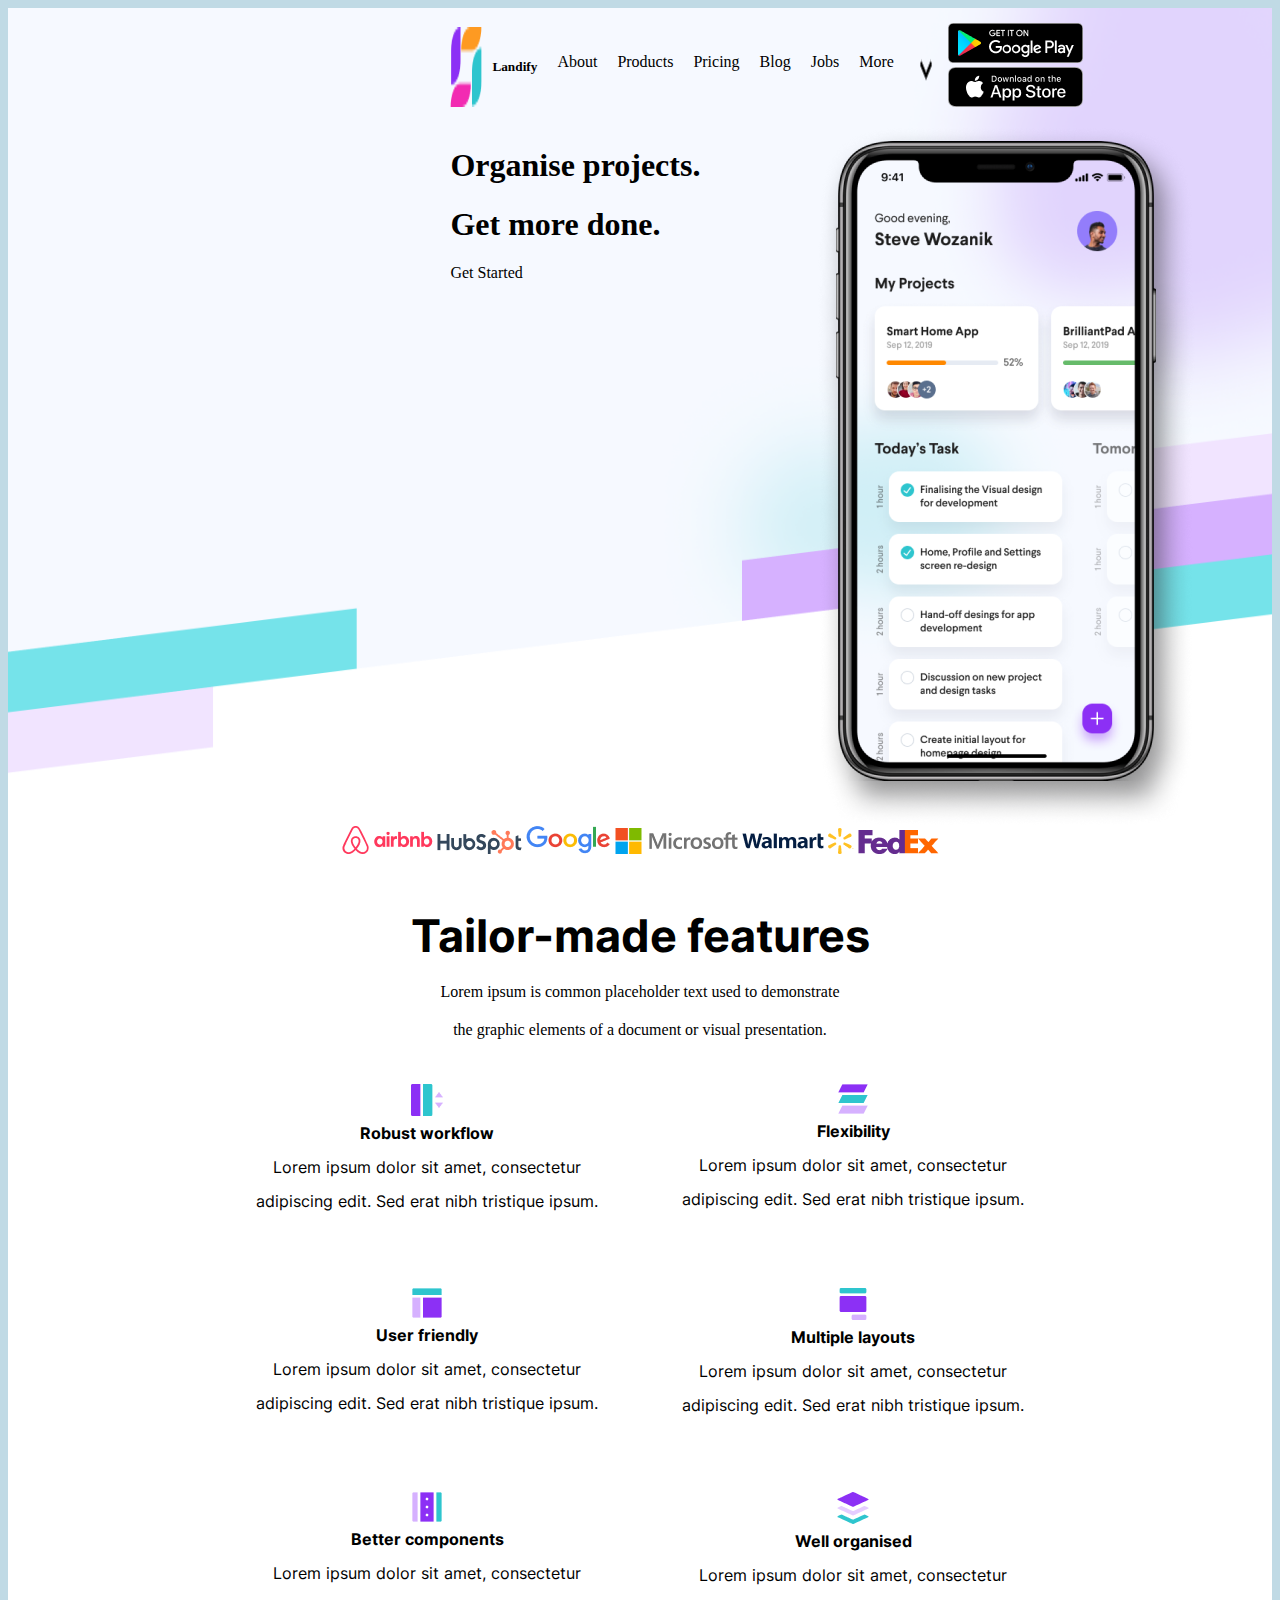
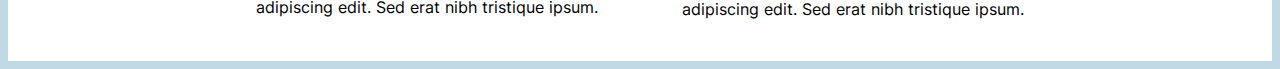
<file: 02/index.html>
<!DOCTYPE html>
<html lang="en">
<head>
  <meta charset="utf-8" />
  <meta name="viewport" content="width=device-width, initial-scale=1.0">
  <title>Test</title>
  <link rel="stylesheet" href="./style.css"/>
</head>
<body>
    <div class="square">
        <div class="hede">
          <div class="nav-bar">
            <div class="nav-menu">
              <img class="b1" src="source/Color.png"/>
            <img class="ig" src="source/icons8-menu-24.png"/>
            <div class="big">
              <h5 class="b2">Landify</h5>
              <p class="b3">About</p>
              <p class="b4">Products</p>
              <p class="b5">Pricing</p>
              <p class="b6">Blog</p>
              <p class="b7">Jobs</p>
              <p class="b8">More</p>
              <img class="b9" src="source/arrow.png"/>
            </div>
            </div>       
            <div class="l_big">
              <img class="ci" src="source/Google Play Badge.png"/>
              <img class="ci" src="source/App Store Badge.png"/>
            </div>
          </div>
         
        
         <div class="sub_container">
          <div class="t_big">
            <h1 class="c">Organise projects.</h1>
            <h1 class="c">Get more done.</h1>
            <p class="c3">Get Started</p>
          </div>
        
          <img class="c4" src="source/Big_phone.png"/>
         </div>
        
        </div>
        <div class="head">
          <img class="i1" src="source/Airbnb Logo.png"/>  
          <img class="i2" src="source/Hubspot Logo.png"/>  
          <img class="i3" src="source/Google Logo.png"/>
          <img class="i4" src="source/Microsoft Logo.png"/>  
          <img class="i5" src="source/Walmart Logo.png"/>
          <img class="i6" src="source/g15.png"/>
        </div>
        <div class="title">
          <p class="tit">Tailor-made features</p>
          <p class="sub">Lorem ipsum is common placeholder text used to demonstrate</p>
          <p class="sub1">the graphic elements of a document or visual presentation.</p>
        </div>
        <div class="container">
          <div class="part">
            <img class="im1" src="source/1.png"/>
            <p class="t">Robust workflow</p>
            <p class="st">Lorem ipsum dolor sit amet, consectetur</p>
            <p class="st"> adipiscing edit. Sed erat nibh tristique ipsum.</p>
          </div>
          <div class="part">
            <img class="im2" src="source/2.png"/>
            <p class="t">Flexibility</p>
            <p class="st">Lorem ipsum dolor sit amet, consectetur</p>
            <p class="st"> adipiscing edit. Sed erat nibh tristique ipsum.</p>
          </div>
          <div class="part">
            <img class="im3" src="source/3.png"/>
            <p class="t">User friendly</p>
            <p class="st">Lorem ipsum dolor sit amet, consectetur</p>
            <p class="st"> adipiscing edit. Sed erat nibh tristique ipsum.</p>
          </div>
          <div class="part">
            <img class="im4" src="source/4.png"/>
            <p class="t">Multiple layouts</p>
            <p class="st">Lorem ipsum dolor sit amet, consectetur</p>
            <p class="st"> adipiscing edit. Sed erat nibh tristique ipsum.</p>
          </div>
          <div class="part">
            <img class="im5" src="source/5.png"/>
            <p class="t">Better components</p>
            <p class="st">Lorem ipsum dolor sit amet, consectetur</p>
            <p class="st"> adipiscing edit. Sed erat nibh tristique ipsum.</p>
          </div>
          <div class="part">
            <img class="im6" src="source/6.png"/>
            <p class="t">Well organised</p>
            <p class="st">Lorem ipsum dolor sit amet, consectetur</p>
            <p class="st"> adipiscing edit. Sed erat nibh tristique ipsum.</p>
          </div>
        </div>
        <!--<div class="hed">
          <div class="big_div">
            <div class="l_cas">
              <div class="guill">
                <img class="pict" src="source/“_1.png" />
                <h1>Real Stories from Real Customers</h1>
                <p>Get inspired by these stories.</p>
              </div>
              <div class="cas1">
                <img class="lg" src="source/Hubspot Logo.png"/>
                <img class="pic" src="source/“.png"/>
                <p class="reg">To quickly start my startup landing page design, I was looking for a landing page UI Kit. Landify is one of the best landing page UI kit I have come across. It’s so flexible, well organised and easily editable.</p>
                <p class="reg_b">Floyd Miles</p>
                <p class="reg_g">Vice President, GoPro</p>
              </div>
            </div>
            <div class="cas">
              <div class="cas2">
                <img class="lg" src="source/Airbnb Logo.png"/>
                <img class="pic_1" src="source/“.png"/>
                <p class="reg">I used landify and created a landing page for my startup within a week. The Landify UI Kit is simple and highly intuitive, so anyone can use it.</p>
                <p class="reg_b">Jane Cooper</p>
                <p class="reg_g">CEO, Airbnb</p>
              </div>
              <div class="cas3">
                <img class="lg" src="source/BookMyShow Logo.png"/>
                <img class="pic_2" src="source/“.png"/>
                <p class="reg">Landify saved our time in designing my company page.</p>
                <p class="reg_b">Kristin Watson</p>
                <p class="reg_g">Co-Founder, BookMyShow</p>
              </div>
            </div>
          </div>
        </div>
        <div class="head-1">
          <div class="text">
            <h1 class="ti">Our 18 years of</h1>
            <h1 class="ti"> achievements</h1>
            <p class="ti">With our super powers we have reached this</p>
          </div>
          <div class="car">
            <div class="par">
                <img class="im" src="source/1.png"/>
                <h1 class="t1">10,000+</h1>
                <p class="t1">Downloads per day</p>
            </div>
            <div class="par">
                <img class="im" src="source/4.png"/>
                <h1 class="t1">2 Million</h1>
                <p class="t1">Users</p>
            </div>
            <div class="par">
                <img class="im" src="source/5.png"/>
                <h1 class="t1">500+</h1>
                <p class="t1">Clients</p>
            </div>
            <div class="par">
                <img class="im" src="source/Icon.png"/>
                <h1 class="t1">140</h1>
                <p class="t1">Countries</p>
            </div>
          </div>
        </div>
        <div class="bdy">
            <div class="im1">
              <img class="ob" src="source/Phone Mockup.png"/>
            </div>
            <div class="col">
              <h1 class="it">Headline</h1>
              <p class="i">Lorem ipsum dolor sit amet, consectetur adipiscing elit. Condimentum diam orci pretium a pharetra, feugiat cursus. Dictumst risus, sem egestas odio cras adipiscing vulputate. Nisi, risus in suscipit non. Non commodo volutpat, pharetra, vel.</p>
            </div>
        </div>
        <div class="contain-2">
          <div class="sub">
            <div class="txt">
              <h1 class="te">Enter the world of all</h1>
              <h1 class="te">fashion trends</h1>
            </div>
            <div class="txte">
              <p>Lorem ipsum dolor sit amet, consectetur adipiscing elit. Venenatis scelerisque at quam congue posuere libero in sit quam. Consequat, scelerisque non tincidunt sit lectus senectus.</p>
            </div>
          </div>
          <div class="ima">
            <img class="j" src="source/Cover Image.png"/>
          </div>
        </div>
        <div class="contain-3">
          <div class="tt">
            <h1>Manage your projects from your mobile</h1>
            <p>Download the app to manage your projects, keep track of the progress and complete tasks without procastinating. Stay on track and complete on time!</p>
            <p>Get the App</p>
            <img class="bot" src="source/Google Play Badge.png"/>
            <img class="bot" src="source/App Store Badge.png"/>
          </div>
          <div class="img">
            <img class="ph" src="source/Phone Mockup 1.png"/>
            <img class="ph" src="source/Phone Mockup 2.png"/>
          </div>
        </div>
        <div class="contain-4">
            <img class="tu" src="source/Color.png"/>
            <div class="to">
              <p class="o">Download Now</p>
              <p class="o">License</p>
            </div>
            <div class="ta">
              <p class="o">About</p>
              <p class="o">Features</p>
              <p class="o">Pricing</p>
              <p class="o">Careers</p>
              <p class="o">Help</p>
              <p class="o">Privacy Policy</p>
            </div>
            <div class="obj">
              <p>Get the App</p>
              <img src="source/Google Play Badge.png"/>
              <img src="source/App Store Badge.png"/>
            </div>
            <p class="tl">© 2020 Landify UI Kit. All rights reserved</p>
        </div>-->
    </div>
</body>
</html>
</file>
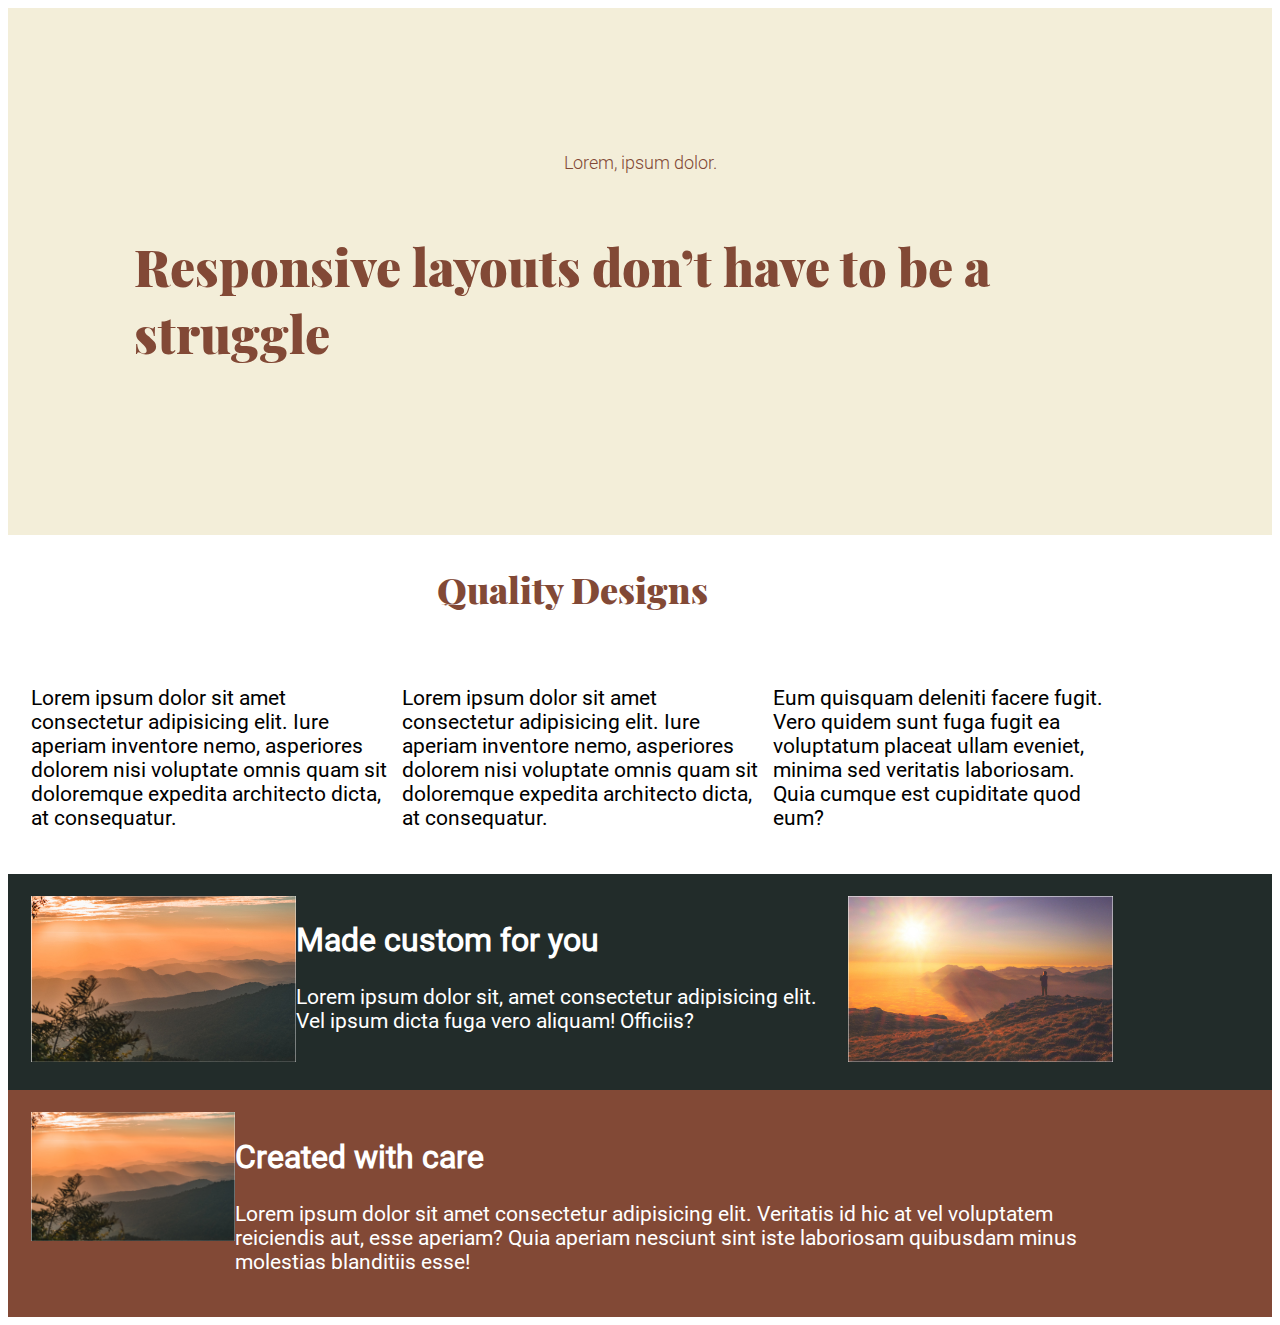
<file: test/index.html>
<!DOCTYPE html>
 <html lang="en">

 <head>
   <meta charset="UTF-8">
   <meta name="viewport" content="width=device-width, initial-scale=1.0">
   <title>Responsive Made Easy</title>
   <link rel="preconnect" href="https://fonts.gstatic.com">
   <link
     href="https://fonts.googleapis.com/css2?family=Playfair+Display:wght@900&family=Roboto:wght@300;400&display=swap"
     rel="stylesheet">
   <link rel="stylesheet" href="style.css">

 </head>

 <body>
   <section class="bg-light text-center">
     <div class="container container--narrow">
       <p>Lorem, ipsum dolor.</p>
       <h2>Responsive layouts don’t have to be a struggle</h2>

     </div>
   </section>

   <section>
     <div class="container">
       <h2 class="text-center">Quality Designs</h2>
       <div class="split">
         <div>
           <p>Lorem ipsum dolor sit amet consectetur adipisicing elit. Iure aperiam inventore nemo, asperiores dolorem
             nisi voluptate omnis quam sit doloremque expedita architecto dicta, at consequatur.</p>
         </div>
         <div>
           <p>Lorem ipsum dolor sit amet consectetur adipisicing elit. Iure aperiam inventore nemo, asperiores dolorem
             nisi voluptate omnis quam sit doloremque expedita architecto dicta, at consequatur.</p>
         </div>
         <div>
           <p>Eum quisquam deleniti facere fugit. Vero quidem sunt fuga fugit ea voluptatum placeat ullam eveniet,
             minima
             sed veritatis laboriosam. Quia cumque est cupiditate quod eum?</p>
         </div>
       </div>
     </div>
   </section>

   <section class="bg-dark">
     <div class="container">
       <div class="split">
         <div>
           <img src="img/image-02.jpg" alt="foggy mountains with sun setting behind them">
         </div>
         <div>
           <h2>Made custom for you</h2>
           <p>Lorem ipsum dolor sit, amet consectetur adipisicing elit. Vel ipsum dicta fuga vero aliquam! Officiis?</p>
         </div>
         <div>
           <img src="img/image-01.jpg" alt="man standing on mountain edge looking at sunset">
         </div>
       </div>
     </div>
   </section>

   <section class="bg-primary">
     <div class="container">
       <div class="split">
         <div>
           <img src="img/image-02.jpg" alt="foggy mountains with sun setting behind them">
         </div>
         <div>
           <h2>Created with care</h2>
           <p>Lorem ipsum dolor sit amet consectetur adipisicing elit. Veritatis id hic at vel voluptatem reiciendis
             aut,
             esse aperiam? Quia aperiam nesciunt sint iste laboriosam quibusdam minus molestias blanditiis esse!</p>
         </div>
       </div>
     </div>
   </section>

 </body>

 </html>
</file>
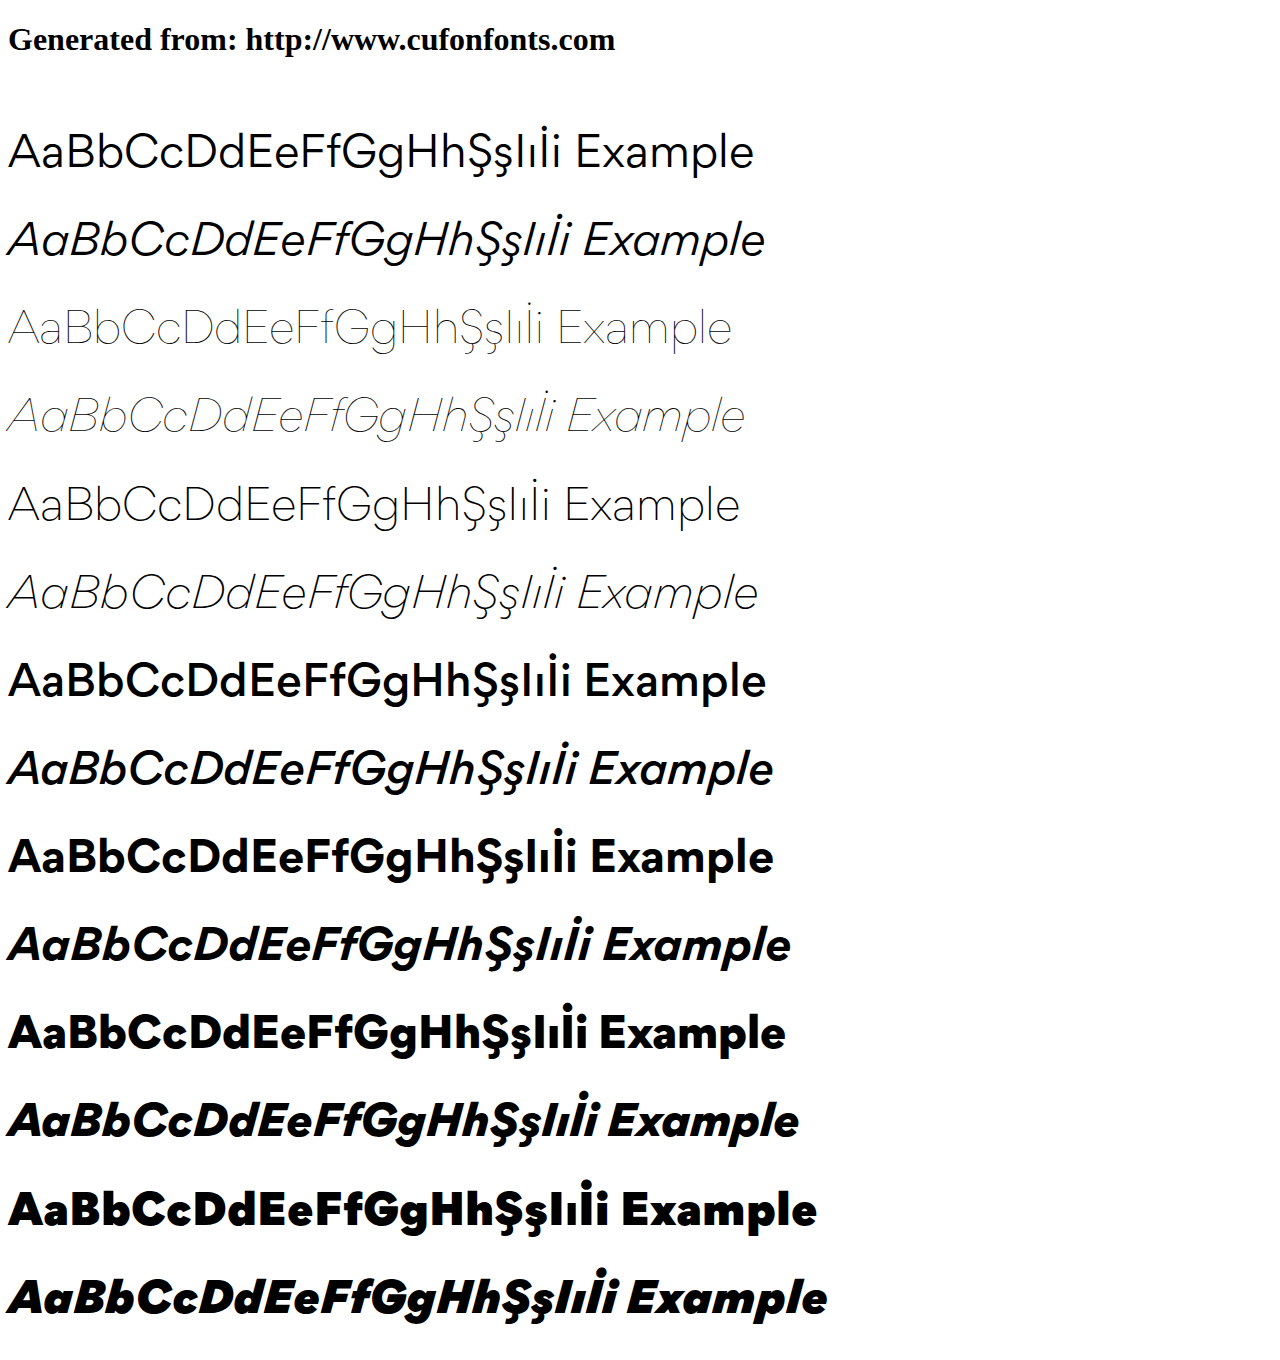
<file: source/font/example.html>
<!DOCTYPE html>
<html xmlns="http://www.w3.org/1999/xhtml">
<head>
    <meta http-equiv="Content-Type" content="text/html; charset=utf-8"/>
    <link rel="stylesheet" type="text/css"
          href="style.css"/>
</head>

<body>

<h1>Generated from: http://www.cufonfonts.com</h1><br/>
<h1 style="font-family:'Gordita Regular';font-weight:normal;font-size:42px">AaBbCcDdEeFfGgHhŞşIıİi Example</h1>
<h1 style="font-family:'Gordita Regular Italic';font-weight:normal;font-size:42px">AaBbCcDdEeFfGgHhŞşIıİi Example</h1>
<h1 style="font-family:'Gordita Thin';font-weight:normal;font-size:42px">AaBbCcDdEeFfGgHhŞşIıİi Example</h1>
<h1 style="font-family:'Gordita Thin Italic';font-weight:normal;font-size:42px">AaBbCcDdEeFfGgHhŞşIıİi Example</h1>
<h1 style="font-family:'Gordita Light';font-weight:normal;font-size:42px">AaBbCcDdEeFfGgHhŞşIıİi Example</h1>
<h1 style="font-family:'Gordita Light Italic';font-weight:normal;font-size:42px">AaBbCcDdEeFfGgHhŞşIıİi Example</h1>
<h1 style="font-family:'Gordita Medium';font-weight:normal;font-size:42px">AaBbCcDdEeFfGgHhŞşIıİi Example</h1>
<h1 style="font-family:'Gordita Medium Italic';font-weight:normal;font-size:42px">AaBbCcDdEeFfGgHhŞşIıİi Example</h1>
<h1 style="font-family:'Gordita Bold';font-weight:normal;font-size:42px">AaBbCcDdEeFfGgHhŞşIıİi Example</h1>
<h1 style="font-family:'Gordita Bold Italic';font-weight:normal;font-size:42px">AaBbCcDdEeFfGgHhŞşIıİi Example</h1>
<h1 style="font-family:'Gordita Black';font-weight:normal;font-size:42px">AaBbCcDdEeFfGgHhŞşIıİi Example</h1>
<h1 style="font-family:'Gordita Black Italic';font-weight:normal;font-size:42px">AaBbCcDdEeFfGgHhŞşIıİi Example</h1>
<h1 style="font-family:'Gordita Ultra';font-weight:normal;font-size:42px">AaBbCcDdEeFfGgHhŞşIıİi Example</h1>
<h1 style="font-family:'Gordita Ultra Italic';font-weight:normal;font-size:42px">AaBbCcDdEeFfGgHhŞşIıİi Example</h1>


</body>
</html>
</file>
<file: 02/style.css>
@font-face {
  src: url('source/Inter/static/Inter-Bold.woff') format('woff');
  font-family: 'Inter-Bold';
  font-style: normal;
  font-weight: normal;
}

@font-face {
  src: url('source/Inter/static/Inter-Regular.woff') format('woff');
  font-family: 'Inter-Regular';
  font-style: normal;
  font-weight: normal;
}

/* {
  max-width: 1255px;
  pourquoi un max-width ici
}*/

body {
  background-color: #C0DAE5;
  box-sizing: border-box;

}
.ig {display: none;}

.square {
  display: flex;
  background-color: white;
  flex-direction: column;
  align-items: center;
  box-sizing: border-box;
}


.hede {
  display: flex;
  flex-direction: column;
  width: 100%;
  background-image: url('source/Background.png');
  background-clip: content-box;
  background-repeat: no-repeat;
  background-size: cover;
  background-position: center;
}

.nav-bar {  
  display: flex;
  flex-direction: row;
  justify-content: space-between;
  align-items: center;
  padding: 15px;
  padding-left: 35%;
  padding-right: 6%;
}
.nav-menu {  
  display: flex;
  flex-direction: row;
}

.sub_container{
  /* pour ceci à partir d'une taille donnée tu fais un flex-wrap: ;*/
  display: flex;
  flex-direction: row;
  justify-content: space-between;
  padding-right: 6%;
  padding-left:35%
}

/*head {
  je ne vois pas cette balise
  position: absolute;
  display: flex;
  flex-direction: row;
  flex-basis: 20%;
  border-top: 1px #ccc solid;
  border-bottom: 1px #ccc solid;
  top: 3%;
  left: 12%;
  width: 70%;
  padding: 50px;
  box-sizing: border-box;
}

.head img {
  flex-direction: column;
  vertical-align: middle;
  padding: 20px;
  margin-top: 15px;
}*/
.b1{
  align-items: center;
}
.big{
  display: flex;
  flex-direction:row;
}
.big * {
  padding: 10px
}

.container {
  display: flex;
  flex-wrap: wrap;
  justify-content: center;
}

.container div{
  display: flex;
  flex-direction: column;
  align-items: center;
  margin: 35px;
}

.title {
  display: flex;
  flex-direction: column;
  align-items: center;
  margin-top: 40px;
}

.title p {
  display: flex;
  flex-direction: column;
  align-items: center;
  padding: 5px;
  margin: 5px;
}

.tit {
  font-weight: 900;
  font-size: 45px;
  font-family: 'Inter-Bold';
}

.t {
  font-weight: 900;
  font-family: 'Inter-Bold';
}

.part p{
  margin: 7px;
}

.st {
  font-family: 'Inter-Regular';
}

/*@media screen and (min-width: 147px) and (max-width: 477px) {
  .ig {padding-top: 1%;
    padding-left: 68%;
  }
  .b1 {padding-top: 7%;
    padding-left: 5%;}
  .b1, .ig {width: 8%;}
  .ci {width: 20%;
    padding-left: 18%;
    padding-top: 5%;
  }
  .t_big {
    display: flex;
    flex-direction: column;
    justify-content: center;
    align-items: center;
  }
  .c {
    padding-left: 15%;
    padding-top: 10%;
    margin: -1%;
    font-size: 140%;
    font-weight: bold;
    font-family: 'Inter-Bold';}
  .c3 {
    border: 2px solid #6935FD;
    border-radius: 5px;
    color: #FFF;
    padding: 2%;
    margin-left: -32%;
    margin-top: 5%;
    background-color: #6935FD;
    font-size: 60%;
  }
  .c, .c4 {width: 65%;}
  .c4 {padding-left: 15%;}
  .c5, .c6, .c7, .c8, .c9 {display: none;}
  .tit { font-weight: 900; font-size: 25px; }
  head { display: none; }
  .head img {
    align-items: center;
    padding: 5px;
    margin: 7px;
  }
  .big {display: none;}
  .ob {width: 100%;}
  .it {
    font-size: 160%;
    font-family: 'Inter-Bold';
  }
  .i {
    font-size: 100%;
    font-family: 'Inter-Regular';
  }
  .col {padding: 20%;}
  .j {width: 80%; padding: 10%;}
  .txt {font-family: 'Inter-Bold';
    font-size: 80%;}
  .txte {font-family: 'Inter-Regular';}
  .sub {padding: 15%;}
  .hed {
    background-color: #D5FAFC;}
  .pict {
    width: 35%;
  }
  .guill {
    padding: 5%
  }
  .guill h1 {
    display: flex;
    font-size: 130%;
    margin-top: -13%;
    margin-left: 25%;
    font-family: 'Inter-Bold';
  }  
  .guill p {
      display: flex;
      font-family: 'Inter-Regular';
      margin-left: 25%;
      font-size: 70%;
    }
  .cas1, .cas2, .cas3 {
    display: flex;
    flex-direction: column;
    background-color: white;
    border-radius: 5px;
    margin: 10%;
    padding: 10%;
  }
  .lg {width: 60%;
  padding: 5%;}
  .pic, .pic_1, .pic_2 {width: 10%;
    padding-top: 10%;}
  .reg {font-family: 'Inter-Regular';}
  .reg_b {font-family: 'Inter-Bold';}
  .reg_g {color: gray;}
  .text {width: 70%;}
  .contain-3 {  background-color: #2EC5CE;
  width: 100%;}
  .tt {padding: 5%;}
  .tt > * {width: 60%;
    font-size: 90%;
    padding-left: 15%;
  }
  .bot {width: 25%;}
  .ph {width: 35%;
  padding-left: 9%;}
  .contain-4 {
    background-color: #000000;
    color: #FFF;
    width: 100%;}
  .to, .ta {display: none;}
  .tu {padding: 5%;}
  .bar {display: none;}
  .obj p {
    padding-left: 10%;
  }
  .obj img {
    width: 30%;
    padding-left: 10%;
  }
  .tl {width: 100%;
    font-size: 90%;
    padding: 5%;
  }
}

@media screen and (min-width: 478px) and (max-width: 770px) {
  .ig {display: none;}
  .b1 {padding-top: 7%;
    margin-left: -12%;}
  .b9 {padding-bottom: 100%;}
  .ci {width: 20%;
    padding-left: 18%;
    padding-top: 5%;
  }
  .big {display: flex;
    flex-direction: row;
    width: 5%;
    font-size: 100%;
    margin: 0%;
  }

  .big > * {
    margin-top: -135%;
    margin-left: 90%;
  }

  .t_big {
    display: flex;
    flex-direction: column;
    justify-content: center;
    align-items: center;
  }
  .c {
    padding-left: 5%;
    padding-top: 10%;
    margin: -1%;
    font-size: 200%;
    font-family: 'Inter-Bold';
  }
  .c3 {
    border: 2px solid #6935FD;
    border-radius: 5px;
    color: #FFF;
    padding: 2%;
    margin-left: -32%;
    margin-top: 5%;
    background-color: #6935FD;
    font-size: 60%;
  }
  .c4 {padding-left: 15%;
    width: 65%;
  }
  .c5, .c6, .c7, .c8, .c9 {display: none;}
  .tit { font-weight: 900; font-size: 25px; }
  head { display: none; }
  .head img {
    align-items: center;
    padding: 5px;
    margin: 7px;
  }
  .ob {width: 100%;}
  .it {
    font-size: 160%;
    font-family: 'Inter-Bold';
  }
  .i {
    font-size: 100%;
    font-family: 'Inter-Regular';
  }
  .col {padding: 20%;}
  .j {width: 80%; padding: 10%;}
  .txt {font-family: 'Inter-Bold';
  font-size: 85%;}
  .txte {font-family: 'Inter-Regular';}
  .sub {padding: 20%;}
  .hed {
    background-color: #D5FAFC;}
  .pict {
    width: 35%;
  }
  .guill {
    padding: 5%
  }
  .guill h1 {
    display: flex;
    font-size: 220%;
    margin-top: -13%;
    margin-left: 25%;
    font-family: 'Inter-Bold';
  }  
  .guill p {
    display: flex;
    font-family: 'Inter-Regular';
    margin-left: 25%;
    font-size: 90%;
    }
  .cas1, .cas2, .cas3 {
    display: flex;
    flex-direction: column;
    background-color: white;
    border-radius: 5px;
    margin: 10%;
    padding: 10%;
  }
  .lg {width: 50%;
    padding: 5%;}
  .pic, .pic_1, .pic_2 {width: 6%;
    padding-top: 10%;}
  .reg {font-family: 'Inter-Regular';}
  .reg_b {font-family: 'Inter-Bold';}
  .reg_g {color: gray;}
  .contain-3 {  background-color: #2EC5CE;
    width: 100%;}
  .tt {padding: 5%;}
  .tt > * {width: 60%;
    font-size: 130%;
    padding-left: 15%;
  }
  .bot {width: 20%;}
  .ph {width: 35%;
  padding-left: 9%;}
  
.contain-4 {
  display: flex;
  background-color: #000000;
  width: 100%;
}

.tu {
  display: flex;
  width: 4%;
  height: 8%;
  padding-top: 4%;
  padding-left: 11%;
}

.to {
  display: flex;
  margin-top: 13%;
  margin-left: -4%;
  color: white;
  font-size: 110%;
}

.ta {
  display: flex;
  margin-top: 25%;
  margin-left: -20%;
  color: white;
  font-size: 100%;
}

.tl {
  display: flex;
  flex-direction: column;
  margin-top: 21%;
  margin-left: -68%;
  color: white;
}
.obj {
  display: flex;
  color: white;
}
.obj img {
  width: 20%;
  height: 10%;
}
.o {margin: 5px;}
}

@media screen and (min-width: 770px) and (max-width: 913px) {
  .ig {display: none;}
  .b1 {padding-top: 7%;
    margin-left: -12%;}
  .b9 {padding-bottom: 100%;}
  .ci {width: 20%;
    padding-left: 18%;
    padding-top: 5%;
  }
  .big {display: flex;
    flex-direction: row;
    width: 5%;
    font-size: 100%;
    margin: 0%;
  }

  .big > * {
    margin-top: -135%;
    margin-left: 90%;
  }

  .t_big {
    display: flex;
    flex-direction: column;
    justify-content: center;
    align-items: center;
  }
  .c {
    padding-left: 15%;
    padding-top: 10%;
    margin: -1%;
    width: 65%;
    font-family: 'Inter-Bold';
    font-weight: bold;
  }
  .c3 {
    border: 2px solid #6935FD;
    border-radius: 5px;
    color: #FFF;
    padding: 2%;
    margin-left: -32%;
    margin-top: 5%;
    background-color: #6935FD;
    font-size: 60%;
  }
  .c4 {padding-left: 15%;
    width: 65%;
  }
  .c5, .c6, .c7, .c8, .c9 {display: none;}
  .tit { font-weight: 900; font-size: 45px; }
  head {
    display: none;
  }  
  .head img {
    align-items: center;
    padding: 15px;
    margin: 12px;
  }
  .ima {display: none;}
  .hed {
    background-color: #D5FAFC;
  }
    .big_div {
      display: flex;
      flex-direction: row;
      justify-content: center;
      align-items: center;
      background-color: #D5FAFC;
      padding-left: 18%;
      padding-right: 15%;
    }
    .l_cas {
      display: flex;
      flex-direction: column;
    }
    .l_cas div {
      display: flex;
      justify-content: flex-start;
    }
    .cas {
      display: flex;
      flex-direction: column;
    }
    .cas div {
      margin: 5%;
    }

  .guill {
    display: flex;
    flex-direction: row;
    width: 100%;
    justify-content: flex-start;
    align-items: flex-start;
    flex-wrap: wrap;
    padding: -30%;
    padding-top: 30%;
  }
  .guill h1 {
    display: flex;
    margin-left: -25%;
    font-size: 206%;
    margin-top: -1%;
    flex-wrap: wrap;
    width: 90%;
  }
  .guill p {
    display: flex;
    margin-left: 10%;
    font-size: 80%;
    margin-top: -5%;
    font-family: 'Inter-Regular';
  }
    .pict {
      width: 50%; 
      height: 70%;
      margin-top: -35%;
      margin-left: -35%;
      padding: 10%;
    }

  .cas1 {
    display: flex;
    align-items: flex-start;
    justify-content: flex-start;
    background-color: white;
    border-radius: 5px;
    width: 60%;
    height: 60%;
    font-size: 80%;
    flex-wrap: wrap;
    padding: 10%;
  }
  .cas2 {
    display: flex;
    align-items: flex-start;
    justify-content: flex-start;
    background-color: white;
    border-radius: 5px;
    width: 90%;
    font-size: 85%;
    padding: 6%;
    flex-wrap: wrap;
  }

  .cas3 {
    display: flex;
    align-items: flex-start;
    justify-content: flex-start;
    background-color: white;
    border-radius: 5px;
    width: 76%;
    font-size: 90%;
    flex-wrap: wrap;
    padding: 10%;
  }
  .pic {
    display: flex;
    width: 8%;
    margin-left: -55%;
    margin-top: 30%;
  }
  .pic_1 {
    display: flex;
    width: 6%;
    margin-left: -40%;
    margin-top: 22%;
  }
  .pic_2 {
    display: flex;
    width: 7%;
    margin-left: -68%;
    margin-top: 25%;
  }
  .cas2 .reg_b, .cas2 .reg_g {
    font-size: 150%;
  }
  .reg {font-family: 'Inter-Regular';}
  .reg_b {font-family: 'Inter-Bold';}
  .reg_g {color: gray;}
  .head-1 {
    display: flex;
    flex-direction: row;
    width: 100%;
    justify-content: space-evenly;
    align-items: flex-start;
    background-color: white;
    flex-wrap: wrap;
  }
  .text {
    display: flex;
    flex-direction: column;
    font-size: 100%;
    padding: 8%;
    align-items: flex-start;
    background-color: white;
    flex-wrap: wrap;
  }
  .ti {
    display: flex;
    flex-direction: column;
    margin: 2%;
    justify-content: flex-end;
    flex-wrap: wrap;
  }
  .car {
    display: flex;
    flex-direction: column;
    justify-content: flex-end;
    align-items: flex-end;
    flex-basis: 27%;
    margin: 2%;
    padding-top: 7%;
  }
  .car div {
    display: flex;
    flex-direction: column;
    align-items: flex-start;
    width: 100%;
  }
  .t1 {
    display: flex;
    flex-direction: column;
    justify-content: flex-end;
  }
  .bdy {
    display: flex;
    flex-direction: row;
    background-color: white;
    justify-content: center;
    align-items: center;
    padding: 10%;
  }
  .col {
    padding: 15%;
    background-color: white;
    width: 100%;
    font-size: 20px;
  }
  .i {
    font-size: 100%;
  }
  .bdy {
    display: flex;
    flex-direction: row;
    background-color: white;
    justify-content: center;
    align-items: center;
    padding: 10%;
  }
  .col {
    padding: 15%;
    width: 50%;
    font-size: 20px;
  }
  .it {
    font-size: 160%;
    font-family: 'Inter-Bold';
  }
  .i {
    font-size: 100%;
    font-family: 'Inter-Regular';
  }
  .ob {width: 100%;}
  .contain-2 {
    display: flex;
    flex-direction: row;
    width: 100%;
    justify-content: space-evenly;
    align-items: flex-start;
    background-color: white;
    flex-wrap: wrap;
  }
  .sub {
    display: flex;
    flex-direction: row;
    align-items: center;
    justify-content: center;
  }
  .txt {
     padding: 15%;
    background-color: white;
    width: 100%;
    font-size: 95%;
    flex-wrap: wrap;
    font-family: 'Inter-Bold';
  }
  .txte {
    padding: 15%;
    background-color: white;
    width: 100%;
    font-size: 20px;
    font-family: 'Inter-Regular';
  }
  .ima {
    display: flex;
    flex-direction: column;
    vertical-align: middle;
    flex-wrap: wrap;
  }
  .j {width: 85%; padding: 8%;}
  .contain-3 {  background-color: #2EC5CE;
    width: 100%;}
  .tt {padding: 5%;}
  .tt > * {width: 60%;
    font-size: 130%;
    padding-left: 15%;
  }
  .bot {width: 18%;}
  .ph {width: 40%;
  padding-left: 9%;}
}

@media screen and (min-width: 914px) {
  .ig {display: none;}
  .b1 {padding-top: 2%;
  padding-left: 7%;}
  .big {
    display: flex;
    flex-direction: row;
    padding-left: 12%;
    margin-top: -5%;
  }
  .big > * {
    margin: 2%;
  }
  .l_big {
    margin-left: 80%;
    margin-top: -46%;
    width: 22%;
  }
  
  .l_big img {
    width: 46%;
    margin: 1%;
  }

  .c4 {
    display: flex;
    flex-direction: column;
    padding-left: 65%;
    padding-top: -50%;
    z-index: 10004;
  }

  .t_big {
    display: flex;
    flex-direction: column;
    width: 70%;
    padding: 7%;
  }
  
  .c {
    font-size: 300%;
    margin: 1%;
    font-family: 'Inter-Bold';
    font-weight: bold;
  }
  
  .c3 {
    border: 2px solid #6935FD;
    border-radius: 3px;
    color: #FFF;
    background-color: #6935FD;
    padding: 2%;
    width: 15%;
  }
  
  .c5 {
    display: flex;
    margin-top: -35%;
    /*z-index: 2;
  }
  
  .c6 {
    display: flex;
    margin-top: -4.5%;
    /*padding-bottom: 25%;*/
    /*z-index: 3;
  }

  .c7 {
    display: flex;
    margin-left: 69%;
    margin-top: -35%;
    z-index: 3;
  }
  
  .c8 {
    display: flex;
    margin-left: 51%;
    margin-top: -7.8%;
    z-index: 2;
  }
  
  .c9 {
    display: flex;
    margin-left: 105.9%;
    margin-top: -13.8%;
    z-index: 1;
  }
  
  head {
    display: none
  }
  .hed {
    background-color: #D5FAFC;
  }
    .big_div {
      display: flex;
      flex-direction: row;
      justify-content: center;
      align-items: center;
      background-color: #D5FAFC;
      padding-left: 18%;
      padding-right: 15%;
    }
    .l_cas {
      display: flex;
      flex-direction: column;
    }
    .l_cas div {
      display: flex;
      justify-content: flex-start;
    }
    .cas {
      display: flex;
      flex-direction: column;
    }
    .cas div {
      margin: 5%;
    }

  .guill {
    display: flex;
    flex-direction: row;
    width: 100%;
    justify-content: flex-start;
    align-items: flex-start;
    flex-wrap: wrap;
    padding: -30%;
    padding-top: 30%;
  }
  .guill h1 {
    display: flex;
    margin-left: -25%;
    font-size: 206%;
    margin-top: -1%;
    flex-wrap: wrap;
    width: 90%;
    font-weight: bold;
  }
  .guill p {
    display: flex;
    margin-left: 10%;
    font-size: 80%;
    margin-top: -5%;
    font-family: 'Inter-Regular';
  }
    .pict {
      width: 50%; 
      height: 70%;
      margin-top: -35%;
      margin-left: -35%;
      padding: 10%;
    }

  .cas1 {
    display: flex;
    align-items: flex-start;
    justify-content: flex-start;
    background-color: white;
    border-radius: 5px;
    width: 60%;
    height: 60%;
    font-size: 80%;
    flex-wrap: wrap;
    padding: 13%;
  }
  .cas2 {
    display: flex;
    align-items: flex-start;
    justify-content: flex-start;
    background-color: white;
    border-radius: 5px;
    width: 90%;
    font-size: 85%;
    padding: 10%;
    flex-wrap: wrap;
  }

  .cas3 {
    display: flex;
    align-items: flex-start;
    justify-content: flex-start;
    background-color: white;
    border-radius: 5px;
    width: 76%;
    font-size: 90%;
    flex-wrap: wrap;
    padding: 15%;
  }
  .pic {
    display: flex;
    width: 8%;
    margin-left: -50%;
    margin-top: 30%;
    position: static;
  }
  .pic_1 {
    display: flex;
    width: 5%;
    margin-left: -32%;
    margin-top: 22%;
    position: static;
  }
  .pic_2 {
    display: flex;
    width: 6.5%;
    margin-left: -58.5%;
    margin-top: 25%;
    position: static;
  }
  .cas2 .reg_b, .cas2 .reg_g {
    font-size: 150%;
  }
  .cas2 p {padding: 2%;}
  .reg {font-family: 'Inter-Regular';}
  .reg_b {font-family: 'Inter-Bold';}
  .reg_g {color: gray;}
  .head-1 {
    display: flex;
    flex-direction: row;
    width: 100%;
    justify-content: space-evenly;
    align-items: flex-start;
    background-color: white;
    flex-wrap: wrap;
  }
  .text {
    display: flex;
    flex-direction: column;
    font-size: 100%;
    margin-left: -2%;
    background-color: white;
    flex-wrap: wrap;
  }
  .ti {
    display: flex;
    flex-direction: column;
    margin: 2%;
    justify-content: flex-end;
    flex-wrap: wrap;
  }
  .car {
    display: flex;
    flex-direction: row;
    justify-content: flex-end;
    align-items: flex-end;
    flex-basis: 27%;
    margin: 2%;
    padding-top: 7%;
    /*flex-wrap: wrap;
  }
  .car div {
    display: flex;
    flex-direction: row;
    align-items: flex-start;
    width: 100%;
    /*flex-wrap: wrap;
  }
  .t1 {
    display: flex;
    flex-direction: column;
    justify-content: flex-end;
  }
  .bdy {
    display: flex;
    flex-direction: row;
    background-color: white;
    justify-content: center;
    align-items: center;
    padding: 10%;
  }
  .col {
    padding: 15%;
    width: 50%;
    font-size: 20px;
  }
  .it {
    font-size: 160%;
    font-family: 'Inter-Bold';
  }
  .i {
    font-size: 100%;
    font-family: 'Inter-Regular';
  }
  .ob {width: 100%;}
  .contain-2 {
    display: flex;
    flex-direction: row;
    width: 100%;
    justify-content: space-evenly;
    align-items: flex-start;
    background-color: white;
    flex-wrap: wrap;
  }
  .txt {
     padding: 15%;
    background-color: white;
    width: 100%;
    flex-wrap: wrap;
    font-family: 'Inter-Bold';
  }
  .te {font-size: 150%;}
  .txte {
    padding: 15%;
    background-color: white;
    width: 100%;
    font-size: 20px;
    font-family: 'Inter-Regular';
  }
  .ima {
    display: flex;
    flex-direction: column;
    vertical-align: middle;
    flex-wrap: wrap;
  }
  .j {width: 90%; padding: 5%;}
  .contain-3 {
    display: flex;
    flex-direction: row;
    background-color: #2EC5CE;
  }
  .tt {
    display: flex;
    flex-direction: column;
    padding: 5%;
    width: 30%;
    padding-left: 15%;
  }
  .bot {width: 25%;}
  .ph {width: 40%;}

  .img {
    display: flex;
    flex-direction: row;
    justify-content: flex-end;
  }
}*/
</file>
<file: test/style.css>
@font-face {
    src: url('font/Roboto-Light.woff') format('woff');
    font-family: 'Roboto-Light';
    font-style: normal;
    font-weight: normal;
}
  
@font-face {
    src: url('font/Roboto-Regular_1.woff') format('woff');
    font-family: 'Roboto-Regular';
    font-style: normal;
    font-weight: normal;
}
  
@font-face {
    src: url('font/PlayfairDisplay-Black.woff') format('woff');
    font-family: 'PD-Black';
    font-style: normal;
    font-weight: normal;
}

body {
    box-sizing: border-box;
}
   
.container--narrow {
    display: flex;
    justify-content: center;
    align-items: center;
    flex-wrap: wrap;
    padding: 10%;
}

.container--narrow p {
    font-family: 'Roboto-Light';
    font-size: 18px;
}

.container--narrow h2 {
    font-family: 'PD-Black';
    font-size: 50px;
    color: #824936;
}

.text-center {
    color: #824936;
    font-family: 'PD-Black';
    font-size: 36px;
}

.split {
    display: flex;
    font-family: 'Roboto-Regular';
    font-size: 21px;
    flex-direction: row;
    padding: 2%;
}

.split img {
    width: 100%;
}

.container {
    display: flex;
    justify-content: center;
    align-items: center;
    flex-wrap: wrap;
    max-width: 1128px;
}

.bg-light {
    background-color: #f3eed9;
}

.bg-dark {
    background-color: #222c2a;
    color: white;
}

.bg-primary {
    background-color: #824936;
    color: white;
}

@media screen and (max-width: 500px) {
    .split {
        flex-direction: column;
    }
}
</file>
<file: source/font/style.css>
/* #### Generated By: http://www.cufonfonts.com #### */

    @font-face {
    font-family: 'Gordita Regular';
    font-style: normal;
    font-weight: normal;
    src: local('Gordita Regular'), url('Gordita Regular.woff') format('woff');
    }
    

    @font-face {
    font-family: 'Gordita Regular Italic';
    font-style: normal;
    font-weight: normal;
    src: local('Gordita Regular Italic'), url('Gordita Regular Italic.woff') format('woff');
    }
    

    @font-face {
    font-family: 'Gordita Thin';
    font-style: normal;
    font-weight: normal;
    src: local('Gordita Thin'), url('Gordita Thin.woff') format('woff');
    }
    

    @font-face {
    font-family: 'Gordita Thin Italic';
    font-style: normal;
    font-weight: normal;
    src: local('Gordita Thin Italic'), url('Gordita Thin Italic.woff') format('woff');
    }
    

    @font-face {
    font-family: 'Gordita Light';
    font-style: normal;
    font-weight: normal;
    src: local('Gordita Light'), url('Gordita Light.woff') format('woff');
    }
    

    @font-face {
    font-family: 'Gordita Light Italic';
    font-style: normal;
    font-weight: normal;
    src: local('Gordita Light Italic'), url('Gordita Light Italic.woff') format('woff');
    }
    

    @font-face {
    font-family: 'Gordita Medium';
    font-style: normal;
    font-weight: normal;
    src: local('Gordita Medium'), url('Gordita Medium.woff') format('woff');
    }
    

    @font-face {
    font-family: 'Gordita Medium Italic';
    font-style: normal;
    font-weight: normal;
    src: local('Gordita Medium Italic'), url('Gordita Medium Italic.woff') format('woff');
    }
    

    @font-face {
    font-family: 'Gordita Bold';
    font-style: normal;
    font-weight: normal;
    src: local('Gordita Bold'), url('Gordita Bold.woff') format('woff');
    }
    

    @font-face {
    font-family: 'Gordita Bold Italic';
    font-style: normal;
    font-weight: normal;
    src: local('Gordita Bold Italic'), url('Gordita Bold Italic.woff') format('woff');
    }
    

    @font-face {
    font-family: 'Gordita Black';
    font-style: normal;
    font-weight: normal;
    src: local('Gordita Black'), url('Gordita Black.woff') format('woff');
    }
    

    @font-face {
    font-family: 'Gordita Black Italic';
    font-style: normal;
    font-weight: normal;
    src: local('Gordita Black Italic'), url('Gordita Black Italic.woff') format('woff');
    }
    

    @font-face {
    font-family: 'Gordita Ultra';
    font-style: normal;
    font-weight: normal;
    src: local('Gordita Ultra'), url('Gordita Ultra.woff') format('woff');
    }
    

    @font-face {
    font-family: 'Gordita Ultra Italic';
    font-style: normal;
    font-weight: normal;
    src: local('Gordita Ultra Italic'), url('Gordita Ultra Italic.woff') format('woff');
    }
</file>
